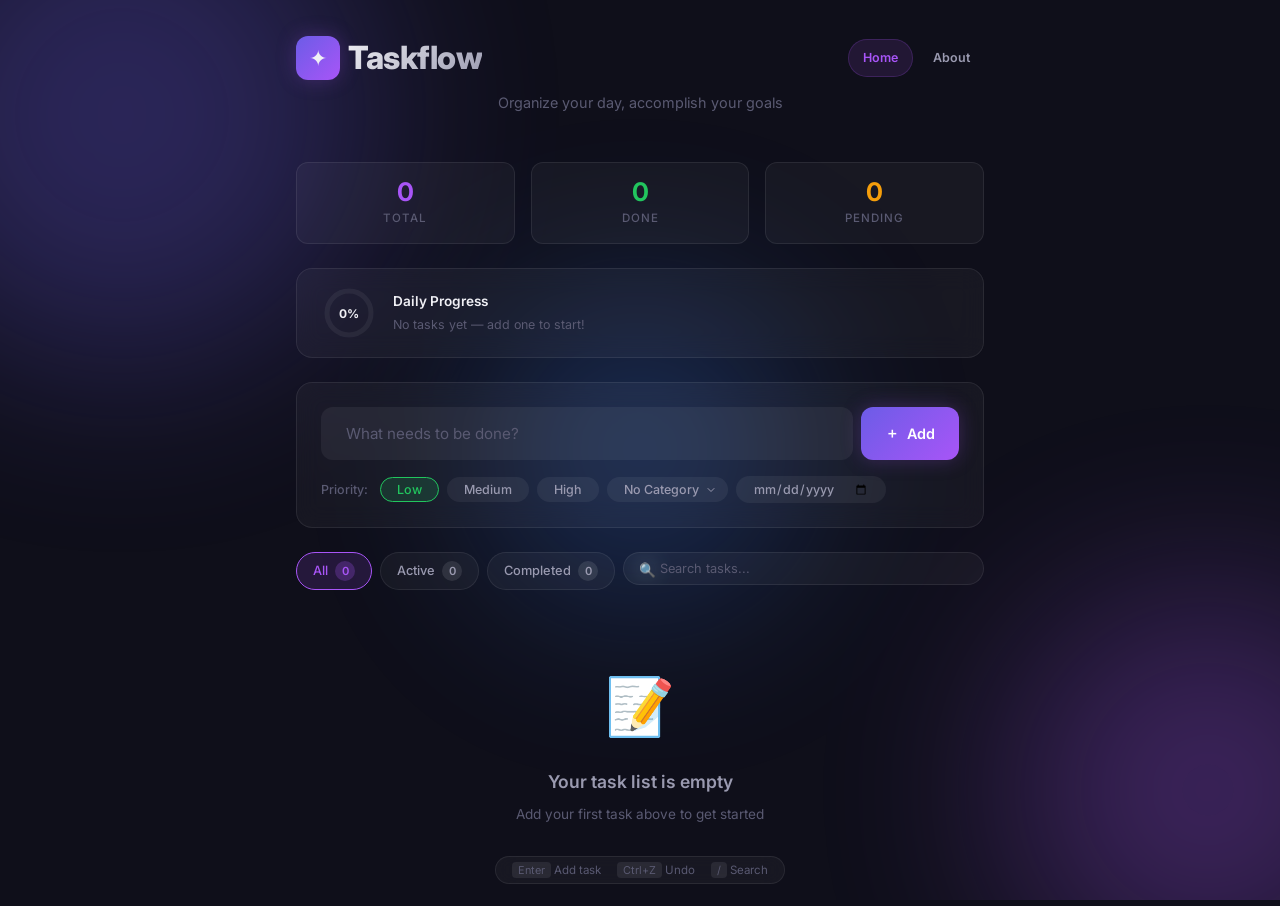
<file: index.html>
<!DOCTYPE html>
<html lang="en">

<head>

    <meta charset="UTF-8">

    <meta
        name="viewport"
        content="width=device-width, initial-scale=1.0"
    >

    <meta
        name="description"
        content="Taskflow is a beautiful premium to-do list app to organize your tasks with priorities, categories, and due dates."
    >

    <title>Taskflow — Premium To-Do List</title>

    <link rel="stylesheet" href="style.css">

    <link
        rel="icon"
        href="data:image/svg+xml,<svg xmlns='http://www.w3.org/2000/svg' viewBox='0 0 100 100'><text y='.9em' font-size='90'>✦</text></svg>"
    >

</head>


<body>

    <!-- =========================
         Animated Background
    ========================== -->

    <div class="bg-gradient" aria-hidden="true">

        <div class="orb"></div>

        <div class="orb"></div>

        <div class="orb"></div>

    </div>


    <!-- =========================
         App Container
    ========================== -->

    <div class="app-container">


        <!-- =========================
             Header
        ========================== -->

        <header class="app-header">

            <div class="header-top">

                <!-- Logo -->

                <a href="index.html" class="app-logo">

                    <div class="logo-icon">
                        ✦
                    </div>

                    <h1>
                        Taskflow
                    </h1>

                </a>


                <!-- Navigation -->

                <nav class="main-nav">

                    <a
                        href="index.html"
                        class="active"
                    >
                        Home
                    </a>

                    <a href="about.html">
                        About
                    </a>

                </nav>

            </div>


            <p class="subtitle">
                Organize your day, accomplish your goals
            </p>

        </header>


        <!-- =========================
             Stats Bar
        ========================== -->

        <div
            class="stats-bar"
            id="statsBar"
        >

            <div class="stat-card accent">

                <div
                    class="stat-value"
                    id="statTotal"
                >
                    0
                </div>

                <div class="stat-label">
                    Total
                </div>

            </div>


            <div class="stat-card success">

                <div
                    class="stat-value"
                    id="statCompleted"
                >
                    0
                </div>

                <div class="stat-label">
                    Done
                </div>

            </div>


            <div class="stat-card warning">

                <div
                    class="stat-value"
                    id="statPending"
                >
                    0
                </div>

                <div class="stat-label">
                    Pending
                </div>

            </div>

        </div>


        <!-- =========================
             Progress Ring
        ========================== -->

        <div class="progress-container">

            <div class="progress-ring-wrapper">

                <svg
                    class="progress-ring"
                    width="56"
                    height="56"
                    viewBox="0 0 56 56"
                >

                    <defs>

                        <linearGradient
                            id="progressGradient"
                            x1="0%"
                            y1="0%"
                            x2="100%"
                            y2="100%"
                        >

                            <stop
                                offset="0%"
                                stop-color="#6c5ce7"
                            />

                            <stop
                                offset="100%"
                                stop-color="#a855f7"
                            />

                        </linearGradient>

                    </defs>


                    <circle
                        class="progress-ring-bg"
                        cx="28"
                        cy="28"
                        r="22"
                        fill="none"
                        stroke-width="5"
                    />


                    <circle
                        class="progress-ring-fill"
                        id="progressRing"
                        cx="28"
                        cy="28"
                        r="22"
                        fill="none"
                        stroke-width="5"
                        stroke-dasharray="138.23"
                        stroke-dashoffset="138.23"
                    />

                </svg>


                <span
                    class="progress-percentage"
                    id="progressPercent"
                >
                    0%
                </span>

            </div>


            <div class="progress-info">

                <div class="progress-title">
                    Daily Progress
                </div>

                <div
                    class="progress-detail"
                    id="progressDetail"
                >
                    No tasks yet — add one to start!
                </div>

            </div>

        </div>


        <!-- =========================
             Input Area
        ========================== -->

        <div class="input-area">

            <div class="input-row">

                <input
                    type="text"
                    id="taskInput"
                    placeholder="What needs to be done?"
                    autocomplete="off"
                    aria-label="New task text"
                >


                <button
                    class="btn-add"
                    id="btnAdd"
                    aria-label="Add task"
                >

                    <span>
                        ＋
                    </span>

                    Add

                </button>

            </div>


            <div class="input-options">

                <label>
                    Priority:
                </label>


                <button
                    class="priority-btn active low"
                    data-priority="low"
                    id="prioLow"
                >
                    Low
                </button>


                <button
                    class="priority-btn"
                    data-priority="medium"
                    id="prioMedium"
                >
                    Medium
                </button>


                <button
                    class="priority-btn"
                    data-priority="high"
                    id="prioHigh"
                >
                    High
                </button>


                <select
                    class="category-select"
                    id="categorySelect"
                    aria-label="Category"
                >

                    <option value="">
                        No Category
                    </option>

                    <option value="work">
                        💼 Work
                    </option>

                    <option value="personal">
                        🏠 Personal
                    </option>

                    <option value="health">
                        💪 Health
                    </option>

                    <option value="study">
                        📚 Study
                    </option>

                    <option value="finance">
                        💰 Finance
                    </option>

                    <option value="social">
                        👥 Social
                    </option>

                </select>


                <input
                    type="date"
                    class="due-date-input"
                    id="dueDateInput"
                    aria-label="Due date"
                >

            </div>

        </div>


        <!-- =========================
             Filters Bar
        ========================== -->

        <div
            class="filters-bar"
            id="filtersBar"
        >

            <button
                class="filter-btn active"
                data-filter="all"
                id="filterAll"
            >

                All

                <span
                    class="count"
                    id="countAll"
                >
                    0
                </span>

            </button>


            <button
                class="filter-btn"
                data-filter="active"
                id="filterActive"
            >

                Active

                <span
                    class="count"
                    id="countActive"
                >
                    0
                </span>

            </button>


            <button
                class="filter-btn"
                data-filter="completed"
                id="filterCompleted"
            >

                Completed

                <span
                    class="count"
                    id="countCompleted"
                >
                    0
                </span>

            </button>


            <div class="search-input-wrapper">

                <span class="search-icon">
                    🔍
                </span>

                <input
                    type="text"
                    class="search-input"
                    id="searchInput"
                    placeholder="Search tasks..."
                    aria-label="Search tasks"
                >

            </div>

        </div>


        <!-- =========================
             Task List
        ========================== -->

        <div
            class="task-list"
            id="taskList"
        ></div>


    </div>


    <!-- =========================
         Toast Container
    ========================== -->

    <div
        class="toast-container"
        id="toastContainer"
        aria-live="polite"
    ></div>


    <!-- =========================
         Keyboard Hints
    ========================== -->

    <div
        class="kbd-hint"
        aria-hidden="true"
    >

        <span>
            <kbd>Enter</kbd>
            Add task
        </span>

        <span>
            <kbd>Ctrl+Z</kbd>
            Undo
        </span>

        <span>
            <kbd>/</kbd>
            Search
        </span>

    </div>


    <!-- JavaScript -->

    <script src="script.js"></script>

</body>

</html>
</file>
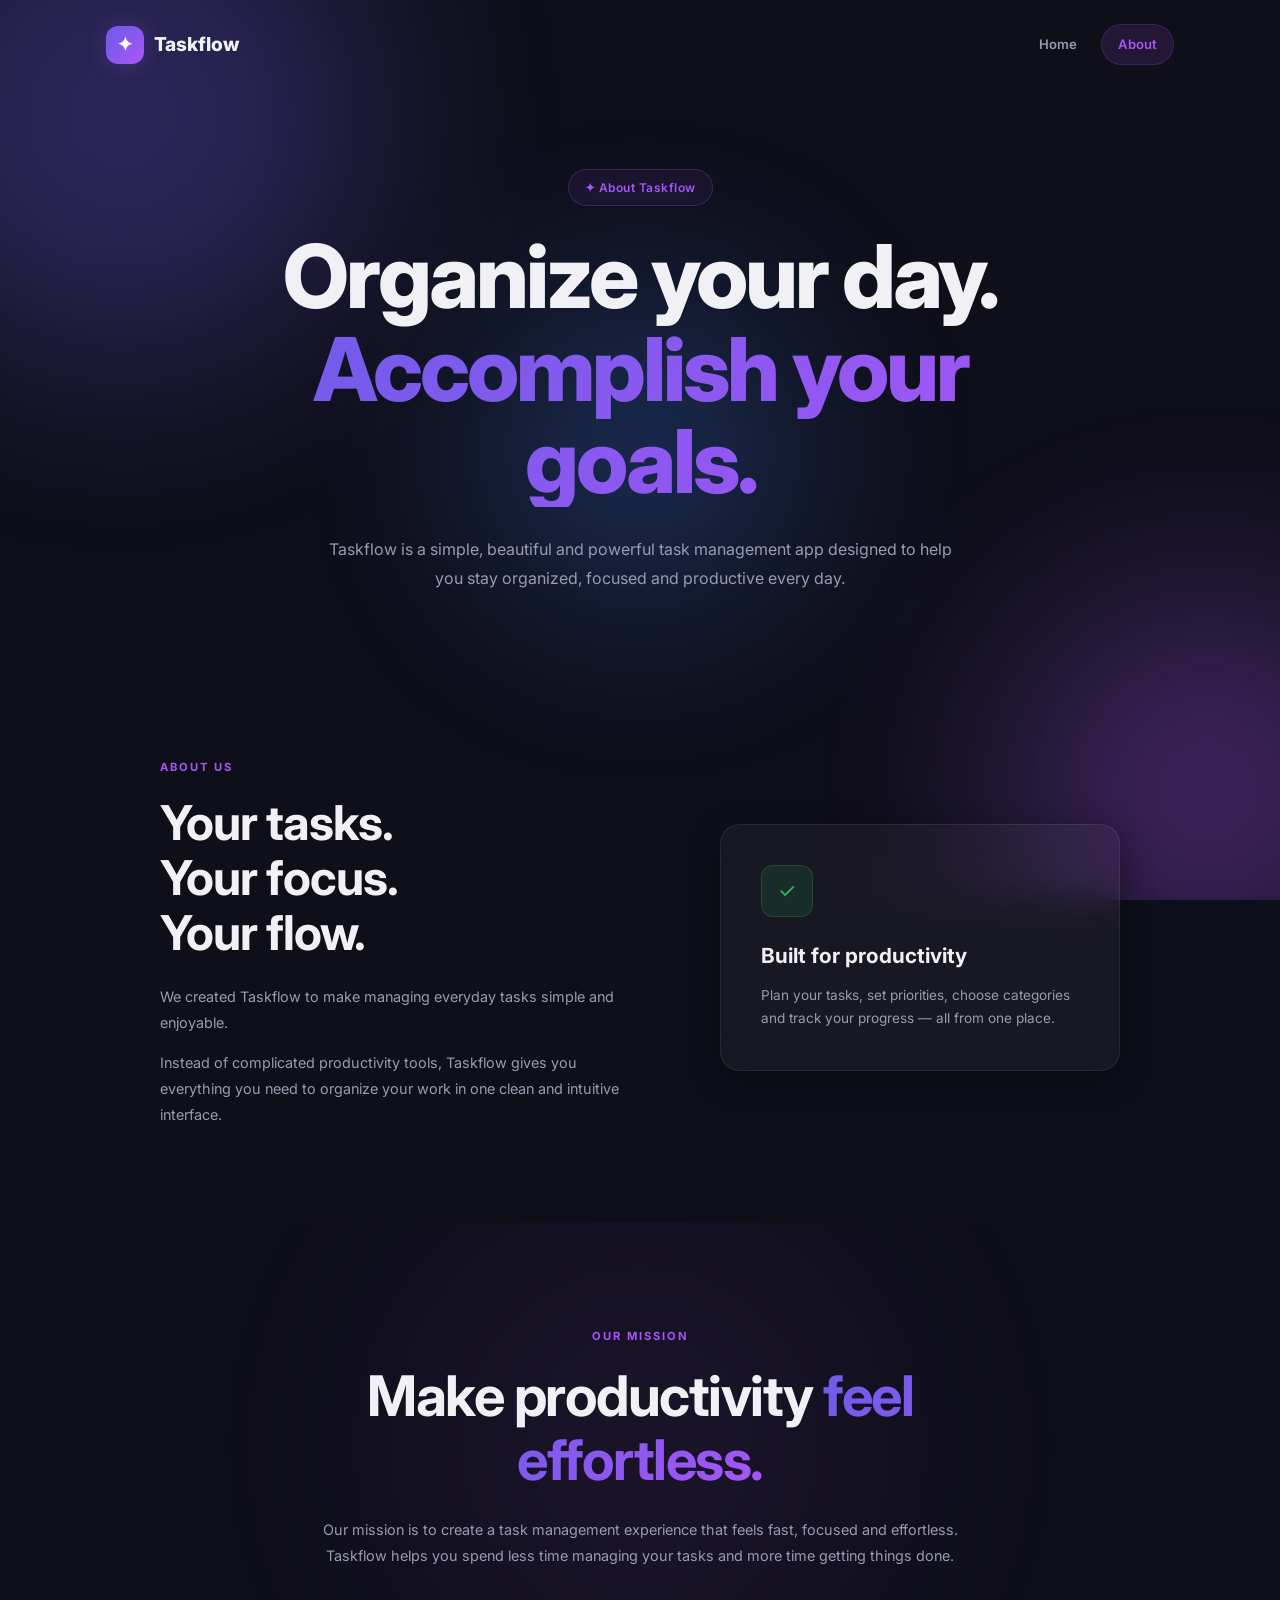
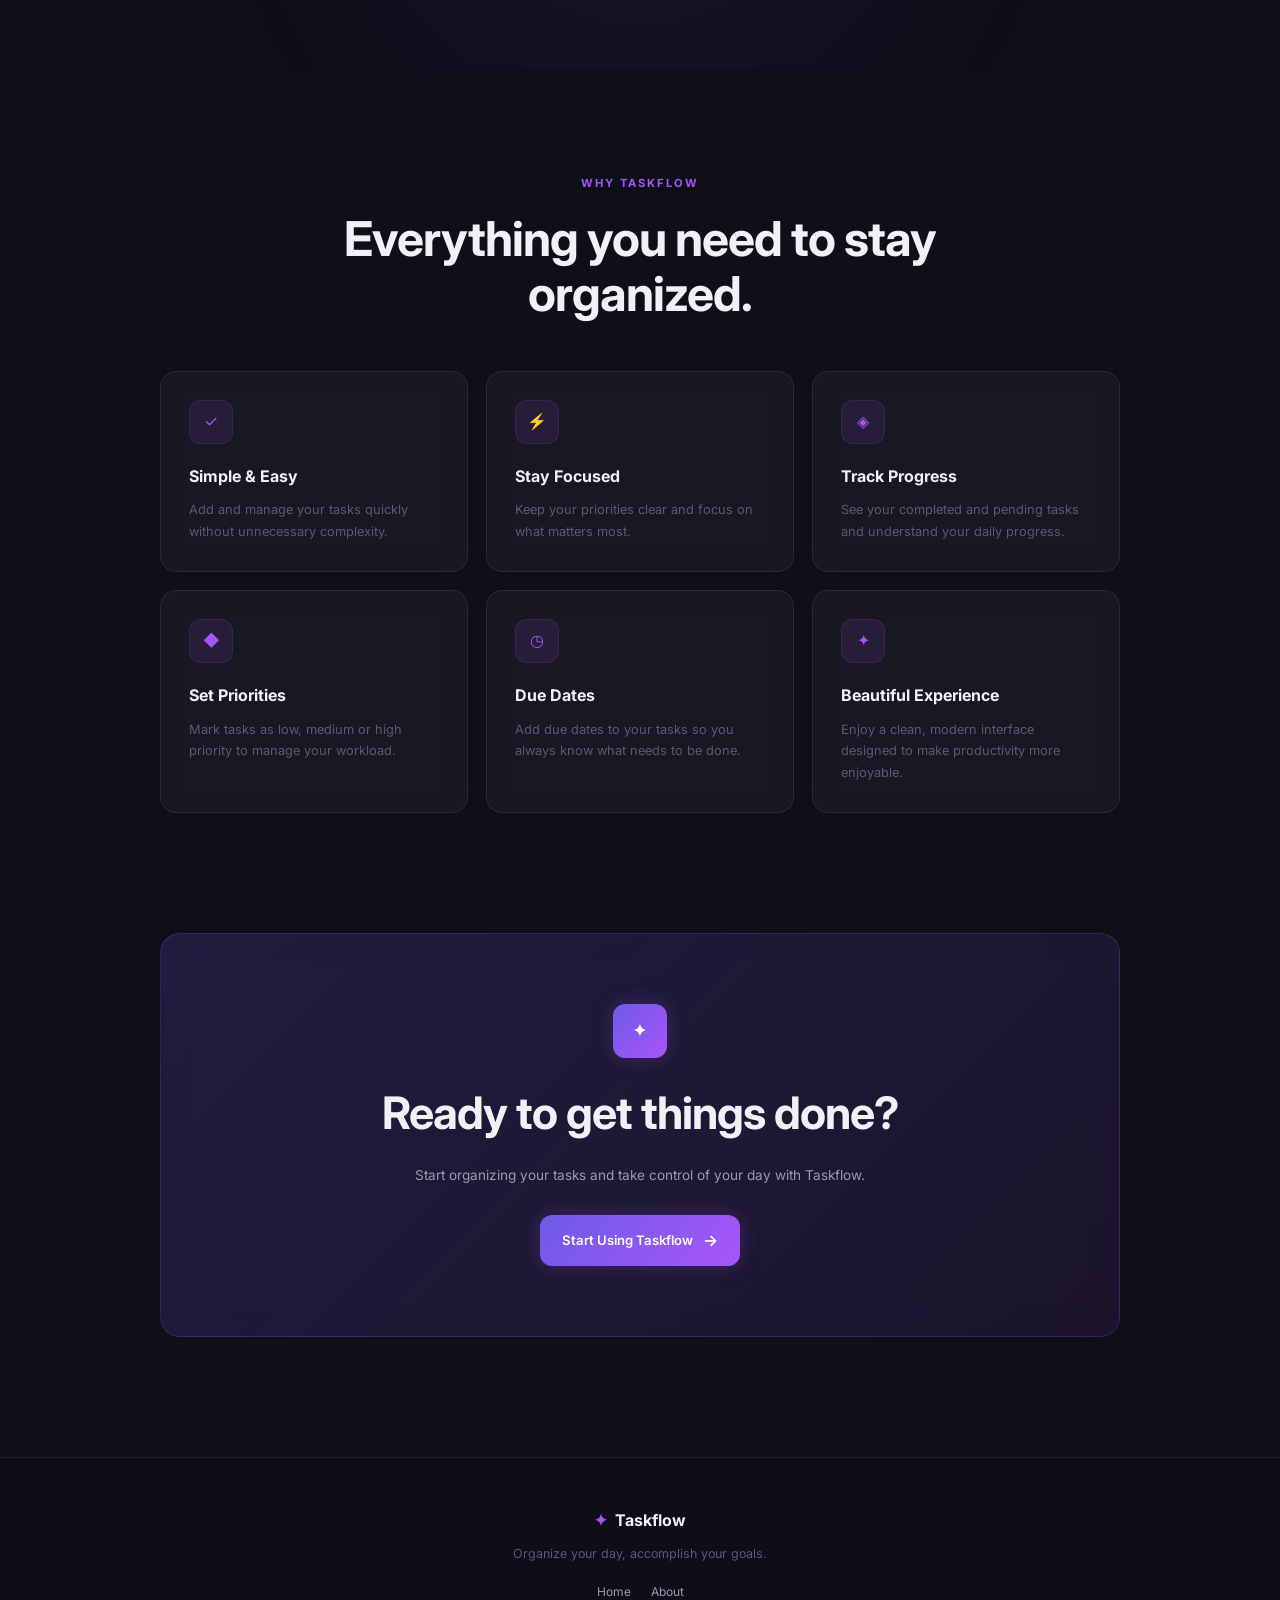
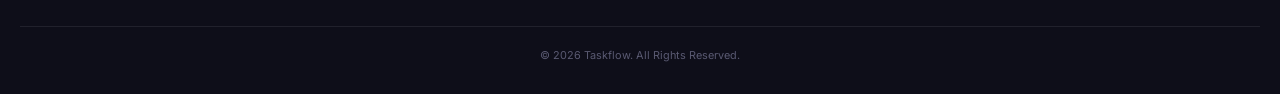
<file: about.html>
<!DOCTYPE html>
<html lang="en">

<head>

    <meta charset="UTF-8">

    <meta
        name="viewport"
        content="width=device-width, initial-scale=1.0"
    >

    <meta
        name="description"
        content="Learn more about Taskflow, a beautiful and simple productivity application."
    >

    <title>About — Taskflow</title>

    <link rel="stylesheet" href="style.css">

    <link
        rel="icon"
        href="data:image/svg+xml,<svg xmlns='http://www.w3.org/2000/svg' viewBox='0 0 100 100'><text y='.9em' font-size='90'>✦</text></svg>"
    >

</head>


<body>

    <!-- Animated Background -->

    <div
        class="bg-gradient"
        aria-hidden="true"
    >

        <div class="orb"></div>

        <div class="orb"></div>

        <div class="orb"></div>

    </div>


    <!-- =========================
         Navigation
    ========================== -->

    <nav class="about-navbar">

        <a
            href="index.html"
            class="about-logo"
        >

            <span class="about-logo-icon">
                ✦
            </span>

            <span>
                Taskflow
            </span>

        </a>


        <div class="about-nav-links">

            <a href="index.html">
                Home
            </a>

            <a
                href="about.html"
                class="active"
            >
                About
            </a>

        </div>

    </nav>


    <!-- =========================
         Main
    ========================== -->

    <main class="about-page">


        <!-- Hero -->

        <section class="about-hero">

            <div class="about-hero-content">

                <div class="about-badge">
                    ✦ About Taskflow
                </div>


                <h1>

                    Organize your day.

                    <span>
                        Accomplish your goals.
                    </span>

                </h1>


                <p>

                    Taskflow is a simple, beautiful and powerful
                    task management app designed to help you stay
                    organized, focused and productive every day.

                </p>

            </div>

        </section>


        <!-- =========================
             Introduction
        ========================== -->

        <section class="about-introduction">

            <div class="about-intro-text">

                <span class="section-label">
                    ABOUT US
                </span>


                <h2>

                    Your tasks.
                    <br>
                    Your focus.
                    <br>
                    Your flow.

                </h2>


                <p>

                    We created Taskflow to make managing everyday
                    tasks simple and enjoyable.

                </p>


                <p>

                    Instead of complicated productivity tools,
                    Taskflow gives you everything you need to
                    organize your work in one clean and intuitive
                    interface.

                </p>

            </div>


            <div class="about-intro-card">

                <div class="intro-card-icon">
                    ✓
                </div>


                <h3>
                    Built for productivity
                </h3>


                <p>

                    Plan your tasks, set priorities, choose
                    categories and track your progress — all
                    from one place.

                </p>

            </div>

        </section>


        <!-- =========================
             Mission
        ========================== -->

        <section class="mission-section">

            <div class="mission-content">

                <span class="section-label">
                    OUR MISSION
                </span>


                <h2>

                    Make productivity

                    <span>
                        feel effortless.
                    </span>

                </h2>


                <p>

                    Our mission is to create a task management
                    experience that feels fast, focused and
                    effortless. Taskflow helps you spend less
                    time managing your tasks and more time
                    getting things done.

                </p>

            </div>

        </section>


        <!-- =========================
             Features
        ========================== -->

        <section class="about-features">

            <div class="features-heading">

                <span class="section-label">
                    WHY TASKFLOW
                </span>


                <h2>

                    Everything you need
                    to stay organized.

                </h2>

            </div>


            <div class="about-feature-grid">


                <div class="about-feature-card">

                    <div class="feature-icon">
                        ✓
                    </div>

                    <h3>
                        Simple & Easy
                    </h3>

                    <p>

                        Add and manage your tasks quickly
                        without unnecessary complexity.

                    </p>

                </div>


                <div class="about-feature-card">

                    <div class="feature-icon">
                        ⚡
                    </div>

                    <h3>
                        Stay Focused
                    </h3>

                    <p>

                        Keep your priorities clear and focus
                        on what matters most.

                    </p>

                </div>


                <div class="about-feature-card">

                    <div class="feature-icon">
                        ◈
                    </div>

                    <h3>
                        Track Progress
                    </h3>

                    <p>

                        See your completed and pending tasks
                        and understand your daily progress.

                    </p>

                </div>


                <div class="about-feature-card">

                    <div class="feature-icon">
                        ◆
                    </div>

                    <h3>
                        Set Priorities
                    </h3>

                    <p>

                        Mark tasks as low, medium or high
                        priority to manage your workload.

                    </p>

                </div>


                <div class="about-feature-card">

                    <div class="feature-icon">
                        ◷
                    </div>

                    <h3>
                        Due Dates
                    </h3>

                    <p>

                        Add due dates to your tasks so you
                        always know what needs to be done.

                    </p>

                </div>


                <div class="about-feature-card">

                    <div class="feature-icon">
                        ✦
                    </div>

                    <h3>
                        Beautiful Experience
                    </h3>

                    <p>

                        Enjoy a clean, modern interface designed
                        to make productivity more enjoyable.

                    </p>

                </div>

            </div>

        </section>


        <!-- =========================
             CTA
        ========================== -->

        <section class="about-cta">

            <div class="cta-content">

                <div class="cta-icon">
                    ✦
                </div>


                <h2>
                    Ready to get things done?
                </h2>


                <p>

                    Start organizing your tasks and take control
                    of your day with Taskflow.

                </p>


                <a
                    href="index.html"
                    class="cta-button"
                >

                    Start Using Taskflow

                    <span>
                        →
                    </span>

                </a>

            </div>

        </section>


    </main>


    <!-- =========================
         Footer
    ========================== -->

    <footer class="about-footer">

        <div class="footer-logo">

            <span>
                ✦
            </span>

            Taskflow

        </div>


        <p>
            Organize your day, accomplish your goals.
        </p>


        <div class="footer-links">

            <a href="index.html">
                Home
            </a>

            <a href="about.html">
                About
            </a>

        </div>


        <div class="footer-bottom">

            © 2026 Taskflow. All Rights Reserved.

        </div>

    </footer>


</body>

</html>
</file>
<file: style.css>
/* =========================================================
   TASKFLOW — COMPLETE STYLESHEET
========================================================= */


/* =========================================================
   GOOGLE FONT
========================================================= */

@import url('https://fonts.googleapis.com/css2?family=Inter:wght@300;400;500;600;700;800&display=swap');


/* =========================================================
   CSS CUSTOM PROPERTIES
========================================================= */

:root {

    /* Colors */

    --bg-primary: #0f0f1a;
    --bg-secondary: #161625;

    --bg-card: rgba(255, 255, 255, 0.04);
    --bg-card-hover: rgba(255, 255, 255, 0.07);

    --bg-input: rgba(255, 255, 255, 0.06);
    --bg-input-focus: rgba(255, 255, 255, 0.1);

    --glass-border: rgba(255, 255, 255, 0.08);
    --glass-border-hover: rgba(255, 255, 255, 0.15);


    /* Text */

    --text-primary: #f0f0f5;
    --text-secondary: #9a9ab0;
    --text-muted: #5a5a72;
    --text-completed: #4a4a62;


    /* Accent */

    --accent-gradient:
        linear-gradient(135deg, #6c5ce7, #a855f7);

    --accent-primary: #a855f7;
    --accent-secondary: #6c5ce7;

    --accent-glow:
        rgba(168, 85, 247, 0.25);

    --accent-glow-strong:
        rgba(168, 85, 247, 0.5);


    /* Status */

    --danger: #ef4444;
    --danger-glow: rgba(239, 68, 68, 0.2);

    --success: #22c55e;
    --success-glow: rgba(34, 197, 94, 0.15);

    --warning: #f59e0b;
    --warning-glow: rgba(245, 158, 11, 0.15);


    /* Priority */

    --priority-high: #ef4444;
    --priority-medium: #f59e0b;
    --priority-low: #22c55e;


    /* Spacing */

    --space-xs: 4px;
    --space-sm: 8px;
    --space-md: 16px;
    --space-lg: 24px;
    --space-xl: 32px;
    --space-2xl: 48px;


    /* Radius */

    --radius-sm: 8px;
    --radius-md: 12px;
    --radius-lg: 16px;
    --radius-xl: 20px;
    --radius-full: 9999px;


    /* Shadows */

    --shadow-sm:
        0 2px 8px rgba(0, 0, 0, 0.2);

    --shadow-md:
        0 4px 16px rgba(0, 0, 0, 0.3);

    --shadow-lg:
        0 8px 32px rgba(0, 0, 0, 0.4);

    --shadow-glow:
        0 0 20px var(--accent-glow);


    /* Transitions */

    --transition-fast:
        150ms cubic-bezier(0.4, 0, 0.2, 1);

    --transition-base:
        250ms cubic-bezier(0.4, 0, 0.2, 1);

    --transition-slow:
        400ms cubic-bezier(0.4, 0, 0.2, 1);

    --transition-spring:
        500ms cubic-bezier(0.34, 1.56, 0.64, 1);
}


/* =========================================================
   RESET
========================================================= */

*,
*::before,
*::after {
    margin: 0;
    padding: 0;
    box-sizing: border-box;
}


html {
    font-size: 16px;
    scroll-behavior: smooth;
}


body {
    font-family:
        'Inter',
        -apple-system,
        BlinkMacSystemFont,
        sans-serif;

    background: var(--bg-primary);

    color: var(--text-primary);

    min-height: 100vh;

    overflow-x: hidden;

    line-height: 1.6;

    -webkit-font-smoothing: antialiased;
}


/* =========================================================
   ANIMATED BACKGROUND
========================================================= */

.bg-gradient {
    position: fixed;

    inset: 0;

    z-index: 0;

    overflow: hidden;

    pointer-events: none;
}


.bg-gradient .orb {
    position: absolute;

    border-radius: 50%;

    filter: blur(100px);

    opacity: 0.3;

    animation:
        float 20s ease-in-out infinite;
}


.bg-gradient .orb:nth-child(1) {
    width: 500px;
    height: 500px;

    background: var(--accent-secondary);

    top: -15%;
    left: -10%;

    animation-delay: 0s;
}


.bg-gradient .orb:nth-child(2) {
    width: 400px;
    height: 400px;

    background: var(--accent-primary);

    bottom: -10%;
    right: -10%;

    animation-delay: -7s;
}


.bg-gradient .orb:nth-child(3) {
    width: 300px;
    height: 300px;

    background: #3b82f6;

    top: 50%;
    left: 50%;

    transform:
        translate(-50%, -50%);

    animation-delay: -14s;
}


/* =========================================================
   FLOAT ANIMATION
========================================================= */

@keyframes float {

    0%,
    100% {
        transform:
            translate(0, 0)
            scale(1);
    }

    25% {
        transform:
            translate(30px, -40px)
            scale(1.05);
    }

    50% {
        transform:
            translate(-20px, 20px)
            scale(0.95);
    }

    75% {
        transform:
            translate(40px, 30px)
            scale(1.03);
    }
}


/* =========================================================
   HOME PAGE — APP CONTAINER
========================================================= */

.app-container {
    position: relative;

    z-index: 1;

    max-width: 720px;

    margin: 0 auto;

    padding:
        var(--space-xl)
        var(--space-md);

    min-height: 100vh;
}


/* =========================================================
   HOME PAGE — HEADER
========================================================= */

.app-header {
    text-align: center;

    margin-bottom: var(--space-2xl);

    animation:
        fadeInDown
        0.6s
        var(--transition-base);
}


/* Header top */

.header-top {
    display: flex;

    align-items: center;

    justify-content: space-between;

    gap: 20px;

    margin-bottom: var(--space-sm);
}


/* Logo */

.app-logo {
    display: inline-flex;

    align-items: center;

    gap: var(--space-sm);

    text-decoration: none;

    color: inherit;
}


.app-header .logo-icon,
.app-logo .logo-icon {
    width: 44px;
    height: 44px;

    background: var(--accent-gradient);

    border-radius: var(--radius-md);

    display: flex;

    align-items: center;

    justify-content: center;

    font-size: 1.4rem;

    box-shadow: var(--shadow-glow);

    flex-shrink: 0;
}


.app-header h1 {
    font-size: 2rem;

    font-weight: 800;

    background:
        linear-gradient(
            135deg,
            var(--text-primary) 0%,
            var(--text-secondary) 100%
        );

    -webkit-background-clip: text;

    -webkit-text-fill-color: transparent;

    background-clip: text;

    letter-spacing: -0.5px;
}


.app-header .subtitle {
    color: var(--text-muted);

    font-size: 0.9rem;

    font-weight: 400;

    margin-top: var(--space-xs);
}


/* =========================================================
   HOME NAVIGATION
========================================================= */

.main-nav {
    display: flex;

    align-items: center;

    gap: 6px;
}


.main-nav a {
    padding: 8px 14px;

    color: var(--text-secondary);

    text-decoration: none;

    border-radius: var(--radius-full);

    font-size: 0.78rem;

    font-weight: 600;

    transition:
        all var(--transition-base);
}


.main-nav a:hover {
    color: var(--text-primary);

    background:
        var(--bg-card-hover);
}


.main-nav a.active {
    color: var(--accent-primary);

    background:
        rgba(168, 85, 247, 0.12);

    border:
        1px solid rgba(168, 85, 247, 0.2);
}


/* =========================================================
   STATS BAR
========================================================= */

.stats-bar {
    display: flex;

    gap: var(--space-md);

    margin-bottom: var(--space-lg);

    animation:
        fadeInUp
        0.6s
        var(--transition-base);

    animation-delay: 0.1s;

    animation-fill-mode: both;
}


.stat-card {
    flex: 1;

    background: var(--bg-card);

    border:
        1px solid var(--glass-border);

    border-radius: var(--radius-md);

    padding: var(--space-md);

    text-align: center;

    backdrop-filter: blur(12px);

    transition:
        all var(--transition-base);
}


.stat-card:hover {
    background: var(--bg-card-hover);

    border-color:
        var(--glass-border-hover);

    transform:
        translateY(-2px);
}


.stat-card .stat-value {
    font-size: 1.6rem;

    font-weight: 700;

    color: var(--text-primary);

    line-height: 1;
}


.stat-card .stat-label {
    font-size: 0.72rem;

    color: var(--text-muted);

    text-transform: uppercase;

    letter-spacing: 1px;

    margin-top: var(--space-xs);

    font-weight: 500;
}


.stat-card.accent .stat-value {
    color: var(--accent-primary);
}


.stat-card.success .stat-value {
    color: var(--success);
}


.stat-card.warning .stat-value {
    color: var(--warning);
}


/* =========================================================
   PROGRESS RING
========================================================= */

.progress-container {
    display: flex;

    align-items: center;

    gap: var(--space-md);

    background: var(--bg-card);

    border:
        1px solid var(--glass-border);

    border-radius: var(--radius-lg);

    padding:
        var(--space-md)
        var(--space-lg);

    margin-bottom: var(--space-lg);

    backdrop-filter: blur(12px);

    animation:
        fadeInUp
        0.6s
        var(--transition-base);

    animation-delay: 0.15s;

    animation-fill-mode: both;
}


.progress-ring-wrapper {
    position: relative;

    width: 56px;
    height: 56px;

    flex-shrink: 0;
}


.progress-ring {
    transform: rotate(-90deg);
}


.progress-ring-bg {
    stroke:
        rgba(255, 255, 255, 0.06);
}


.progress-ring-fill {
    stroke: url(#progressGradient);

    stroke-linecap: round;

    transition:
        stroke-dashoffset
        0.8s
        cubic-bezier(
            0.4,
            0,
            0.2,
            1
        );
}


.progress-percentage {
    position: absolute;

    inset: 0;

    display: flex;

    align-items: center;

    justify-content: center;

    font-size: 0.75rem;

    font-weight: 700;

    color: var(--text-primary);
}


.progress-info {
    flex: 1;
}


.progress-info .progress-title {
    font-size: 0.85rem;

    font-weight: 600;

    color: var(--text-primary);

    margin-bottom: 2px;
}


.progress-info .progress-detail {
    font-size: 0.78rem;

    color: var(--text-muted);
}


/* =========================================================
   INPUT AREA
========================================================= */

.input-area {
    background: var(--bg-card);

    border:
        1px solid var(--glass-border);

    border-radius: var(--radius-lg);

    padding: var(--space-lg);

    margin-bottom: var(--space-lg);

    backdrop-filter: blur(12px);

    transition:
        all var(--transition-base);

    animation:
        fadeInUp
        0.6s
        var(--transition-base);

    animation-delay: 0.2s;

    animation-fill-mode: both;
}


.input-area:focus-within {
    border-color:
        var(--accent-primary);

    box-shadow:
        var(--shadow-glow);
}


/* Input row */

.input-row {
    display: flex;

    gap: var(--space-sm);
}


.input-row input[type="text"] {
    flex: 1;

    background: var(--bg-input);

    border:
        1px solid transparent;

    border-radius: var(--radius-md);

    padding:
        var(--space-md)
        var(--space-lg);

    color: var(--text-primary);

    font-family: inherit;

    font-size: 0.95rem;

    outline: none;

    transition:
        all var(--transition-base);
}


.input-row input[type="text"]::placeholder {
    color: var(--text-muted);
}


.input-row input[type="text"]:focus {
    background:
        var(--bg-input-focus);

    border-color:
        rgba(168, 85, 247, 0.3);
}


/* Add button */

.btn-add {
    background: var(--accent-gradient);

    border: none;

    border-radius: var(--radius-md);

    padding:
        var(--space-md)
        var(--space-lg);

    color: white;

    font-family: inherit;

    font-size: 0.9rem;

    font-weight: 600;

    cursor: pointer;

    display: flex;

    align-items: center;

    gap: var(--space-sm);

    white-space: nowrap;

    transition:
        all var(--transition-base);

    box-shadow:
        var(--shadow-glow);
}


.btn-add:hover {
    transform:
        translateY(-2px);

    box-shadow:
        0 0 30px
        var(--accent-glow-strong);
}


.btn-add:active {
    transform:
        translateY(0)
        scale(0.97);
}


/* Input options */

.input-options {
    display: flex;

    gap: var(--space-sm);

    margin-top: var(--space-md);

    flex-wrap: wrap;

    align-items: center;
}


.input-options label {
    font-size: 0.78rem;

    color: var(--text-muted);

    font-weight: 500;

    margin-right: var(--space-xs);
}


/* =========================================================
   PRIORITY BUTTONS
========================================================= */

.priority-btn {
    background: var(--bg-input);

    border:
        1px solid transparent;

    border-radius:
        var(--radius-full);

    padding:
        var(--space-xs)
        var(--space-md);

    color: var(--text-secondary);

    font-family: inherit;

    font-size: 0.78rem;

    font-weight: 500;

    cursor: pointer;

    transition:
        all var(--transition-fast);
}


.priority-btn:hover {
    background:
        var(--bg-input-focus);
}


.priority-btn.active.high {
    background:
        rgba(239, 68, 68, 0.15);

    border-color:
        var(--priority-high);

    color:
        var(--priority-high);
}


.priority-btn.active.medium {
    background:
        rgba(245, 158, 11, 0.15);

    border-color:
        var(--priority-medium);

    color:
        var(--priority-medium);
}


.priority-btn.active.low {
    background:
        rgba(34, 197, 94, 0.15);

    border-color:
        var(--priority-low);

    color:
        var(--priority-low);
}


/* =========================================================
   CATEGORY SELECT
========================================================= */

.category-select {
    background: var(--bg-input);

    border:
        1px solid transparent;

    border-radius:
        var(--radius-full);

    padding:
        var(--space-xs)
        var(--space-md);

    color: var(--text-secondary);

    font-family: inherit;

    font-size: 0.78rem;

    font-weight: 500;

    cursor: pointer;

    outline: none;

    transition:
        all var(--transition-fast);

    appearance: none;

    -webkit-appearance: none;

    background-image:
        url("data:image/svg+xml,%3Csvg xmlns='http://www.w3.org/2000/svg' width='12' height='12' viewBox='0 0 24 24' fill='none' stroke='%239a9ab0' stroke-width='2' stroke-linecap='round' stroke-linejoin='round'%3E%3Cpath d='M6 9l6 6 6-6'/%3E%3C/svg%3E");

    background-repeat: no-repeat;

    background-position:
        right 10px center;

    padding-right: 28px;
}


.category-select:focus {
    border-color:
        rgba(168, 85, 247, 0.3);

    background-color:
        var(--bg-input-focus);
}


/* =========================================================
   DUE DATE
========================================================= */

.due-date-input {
    background: var(--bg-input);

    border:
        1px solid transparent;

    border-radius:
        var(--radius-full);

    padding:
        var(--space-xs)
        var(--space-md);

    color: var(--text-secondary);

    font-family: inherit;

    font-size: 0.78rem;

    font-weight: 500;

    cursor: pointer;

    outline: none;

    transition:
        all var(--transition-fast);
}


.due-date-input:focus {
    border-color:
        rgba(168, 85, 247, 0.3);

    background-color:
        var(--bg-input-focus);
}


/* =========================================================
   FILTERS
========================================================= */

.filters-bar {
    display: flex;

    gap: var(--space-sm);

    margin-bottom: var(--space-lg);

    flex-wrap: wrap;

    animation:
        fadeInUp
        0.6s
        var(--transition-base);

    animation-delay: 0.25s;

    animation-fill-mode: both;
}


.filter-btn {
    background: var(--bg-card);

    border:
        1px solid var(--glass-border);

    border-radius:
        var(--radius-full);

    padding:
        var(--space-sm)
        var(--space-md);

    color: var(--text-secondary);

    font-family: inherit;

    font-size: 0.8rem;

    font-weight: 500;

    cursor: pointer;

    transition:
        all var(--transition-fast);

    backdrop-filter: blur(12px);
}


.filter-btn:hover {
    background:
        var(--bg-card-hover);

    border-color:
        var(--glass-border-hover);

    color:
        var(--text-primary);
}


.filter-btn.active {
    background:
        rgba(168, 85, 247, 0.15);

    border-color:
        var(--accent-primary);

    color:
        var(--accent-primary);
}


.filter-btn .count {
    display: inline-flex;

    align-items: center;

    justify-content: center;

    background:
        rgba(255, 255, 255, 0.1);

    border-radius:
        var(--radius-full);

    min-width: 20px;

    height: 20px;

    font-size: 0.7rem;

    font-weight: 600;

    margin-left:
        var(--space-xs);

    padding:
        0 5px;
}


.filter-btn.active .count {
    background:
        rgba(168, 85, 247, 0.25);
}


/* Search */

.search-input-wrapper {
    position: relative;

    flex: 1;

    min-width: 180px;
}


.search-input-wrapper .search-icon {
    position: absolute;

    left: var(--space-md);

    top: 50%;

    transform:
        translateY(-50%);

    color: var(--text-muted);

    font-size: 0.85rem;

    pointer-events: none;
}


.search-input {
    width: 100%;

    background: var(--bg-card);

    border:
        1px solid var(--glass-border);

    border-radius:
        var(--radius-full);

    padding:
        var(--space-sm)
        var(--space-md)
        var(--space-sm)
        36px;

    color: var(--text-primary);

    font-family: inherit;

    font-size: 0.8rem;

    outline: none;

    transition:
        all var(--transition-fast);

    backdrop-filter: blur(12px);
}


.search-input:focus {
    border-color:
        var(--accent-primary);

    box-shadow:
        0 0 12px
        var(--accent-glow);
}


.search-input::placeholder {
    color: var(--text-muted);
}


/* =========================================================
   TASK LIST
========================================================= */

.task-list {
    display: flex;

    flex-direction: column;

    gap: var(--space-sm);

    animation:
        fadeInUp
        0.6s
        var(--transition-base);

    animation-delay: 0.3s;

    animation-fill-mode: both;
}


/* =========================================================
   TASK ITEM
========================================================= */

.task-item {
    display: flex;

    align-items: center;

    gap: var(--space-md);

    background: var(--bg-card);

    border:
        1px solid var(--glass-border);

    border-radius:
        var(--radius-lg);

    padding:
        var(--space-md)
        var(--space-lg);

    backdrop-filter: blur(12px);

    transition:
        all var(--transition-base);

    animation:
        slideIn
        0.4s
        var(--transition-spring);

    animation-fill-mode: both;

    position: relative;

    overflow: hidden;
}


.task-item::before {
    content: '';

    position: absolute;

    left: 0;

    top: 0;

    bottom: 0;

    width: 3px;

    border-radius:
        0 3px 3px 0;

    transition:
        background var(--transition-base);
}


.task-item.priority-high::before {
    background:
        var(--priority-high);
}


.task-item.priority-medium::before {
    background:
        var(--priority-medium);
}


.task-item.priority-low::before {
    background:
        var(--priority-low);
}


.task-item:hover {
    background:
        var(--bg-card-hover);

    border-color:
        var(--glass-border-hover);

    transform:
        translateX(4px);
}


.task-item.completed {
    opacity: 0.5;
}


.task-item.completed .task-text {
    text-decoration: line-through;

    color:
        var(--text-completed);
}


.task-item.removing {
    animation:
        slideOut
        0.3s
        ease
        forwards;
}


/* =========================================================
   TASK CHECKBOX
========================================================= */

.task-checkbox {
    position: relative;

    width: 22px;

    height: 22px;

    flex-shrink: 0;
}


.task-checkbox input {
    opacity: 0;

    width: 0;

    height: 0;

    position: absolute;
}


.checkmark {
    position: absolute;

    inset: 0;

    border:
        2px solid var(--text-muted);

    border-radius: 6px;

    cursor: pointer;

    transition:
        all var(--transition-fast);

    display: flex;

    align-items: center;

    justify-content: center;
}


.checkmark::after {
    content: '✓';

    font-size: 0.75rem;

    color: white;

    opacity: 0;

    transform:
        scale(0);

    transition:
        all var(--transition-spring);
}


.task-checkbox input:checked + .checkmark {
    background:
        var(--accent-gradient);

    border-color:
        transparent;

    box-shadow:
        0 0 10px
        var(--accent-glow);
}


.task-checkbox input:checked + .checkmark::after {
    opacity: 1;

    transform:
        scale(1);
}


.checkmark:hover {
    border-color:
        var(--accent-primary);
}


/* =========================================================
   TASK CONTENT
========================================================= */

.task-content {
    flex: 1;

    min-width: 0;
}


.task-text {
    font-size: 0.92rem;

    font-weight: 500;

    color:
        var(--text-primary);

    transition:
        all var(--transition-base);

    word-break: break-word;
}


.task-meta {
    display: flex;

    gap: var(--space-sm);

    margin-top:
        var(--space-xs);

    flex-wrap: wrap;

    align-items: center;
}


/* =========================================================
   TASK BADGES
========================================================= */

.task-badge {
    font-size: 0.68rem;

    font-weight: 600;

    padding:
        2px 8px;

    border-radius:
        var(--radius-full);

    text-transform: uppercase;

    letter-spacing: 0.5px;
}


.task-badge.category {
    background:
        rgba(168, 85, 247, 0.12);

    color:
        var(--accent-primary);
}


.task-badge.due-date {
    background:
        rgba(59, 130, 246, 0.12);

    color:
        #60a5fa;
}


.task-badge.due-date.overdue {
    background:
        rgba(239, 68, 68, 0.12);

    color:
        var(--danger);
}


.task-badge.due-date.today {
    background:
        rgba(245, 158, 11, 0.12);

    color:
        var(--warning);
}


/* =========================================================
   TASK ACTIONS
========================================================= */

.task-actions {
    display: flex;

    gap: var(--space-xs);

    opacity: 0;

    transition:
        opacity var(--transition-fast);
}


.task-item:hover .task-actions {
    opacity: 1;
}


.action-btn {
    width: 32px;

    height: 32px;

    border: none;

    border-radius:
        var(--radius-sm);

    background: transparent;

    color:
        var(--text-muted);

    cursor: pointer;

    display: flex;

    align-items: center;

    justify-content: center;

    font-size: 0.85rem;

    transition:
        all var(--transition-fast);
}


.action-btn:hover {
    background:
        var(--bg-input);

    color:
        var(--text-primary);
}


.action-btn.delete:hover {
    background:
        var(--danger-glow);

    color:
        var(--danger);
}


/* =========================================================
   EMPTY STATE
========================================================= */

.empty-state {
    text-align: center;

    padding:
        var(--space-2xl)
        var(--space-lg);

    animation:
        fadeInUp
        0.6s
        var(--transition-base);
}


.empty-state .empty-icon {
    font-size: 3.5rem;

    margin-bottom:
        var(--space-md);

    display: block;

    animation:
        bounce
        2s
        ease-in-out
        infinite;
}


.empty-state h3 {
    font-size: 1.1rem;

    font-weight: 600;

    color:
        var(--text-secondary);

    margin-bottom:
        var(--space-sm);
}


.empty-state p {
    color:
        var(--text-muted);

    font-size: 0.85rem;
}


/* =========================================================
   EDITING MODE
========================================================= */

.task-item.editing .task-text {
    display: none;
}


.edit-input {
    flex: 1;

    background:
        var(--bg-input);

    border:
        1px solid var(--accent-primary);

    border-radius:
        var(--radius-sm);

    padding:
        var(--space-sm)
        var(--space-md);

    color:
        var(--text-primary);

    font-family: inherit;

    font-size: 0.92rem;

    outline: none;

    display: none;
}


.task-item.editing .edit-input {
    display: block;
}


/* =========================================================
   TOAST / NOTIFICATION
========================================================= */

.toast-container {
    position: fixed;

    bottom: var(--space-xl);

    right: var(--space-xl);

    z-index: 1000;

    display: flex;

    flex-direction: column;

    gap: var(--space-sm);
}


.toast {
    background:
        var(--bg-secondary);

    border:
        1px solid var(--glass-border);

    border-radius:
        var(--radius-md);

    padding:
        var(--space-md)
        var(--space-lg);

    color:
        var(--text-primary);

    font-size: 0.85rem;

    font-weight: 500;

    backdrop-filter: blur(20px);

    box-shadow:
        var(--shadow-lg);

    display: flex;

    align-items: center;

    gap: var(--space-sm);

    animation:
        toastIn
        0.4s
        var(--transition-spring);

    min-width: 280px;
}


.toast.removing {
    animation:
        toastOut
        0.3s
        ease
        forwards;
}


.toast .toast-icon {
    font-size: 1rem;
}


.toast.success {
    border-left:
        3px solid var(--success);
}


.toast.error {
    border-left:
        3px solid var(--danger);
}


.toast.info {
    border-left:
        3px solid #3b82f6;
}


/* Undo */

.toast .undo-btn {
    margin-left: auto;

    background:
        rgba(168, 85, 247, 0.2);

    border:
        1px solid rgba(168, 85, 247, 0.3);

    border-radius:
        var(--radius-sm);

    padding:
        2px 10px;

    color:
        var(--accent-primary);

    font-family: inherit;

    font-size: 0.75rem;

    font-weight: 600;

    cursor: pointer;

    transition:
        all var(--transition-fast);
}


.toast .undo-btn:hover {
    background:
        rgba(168, 85, 247, 0.35);
}


/* =========================================================
   KEYBOARD HINT
========================================================= */

.kbd-hint {
    position: fixed;

    bottom: var(--space-md);

    left: 50%;

    transform:
        translateX(-50%);

    background:
        var(--bg-card);

    border:
        1px solid var(--glass-border);

    border-radius:
        var(--radius-full);

    padding:
        var(--space-xs)
        var(--space-md);

    color:
        var(--text-muted);

    font-size: 0.72rem;

    backdrop-filter: blur(12px);

    display: flex;

    gap: var(--space-md);

    align-items: center;
}


.kbd-hint kbd {
    background:
        rgba(255, 255, 255, 0.08);

    border-radius: 4px;

    padding:
        1px 6px;

    font-family: inherit;

    font-size: 0.68rem;
}


/* =========================================================
   ANIMATIONS
========================================================= */

@keyframes fadeInDown {

    from {
        opacity: 0;

        transform:
            translateY(-20px);
    }

    to {
        opacity: 1;

        transform:
            translateY(0);
    }
}


@keyframes fadeInUp {

    from {
        opacity: 0;

        transform:
            translateY(20px);
    }

    to {
        opacity: 1;

        transform:
            translateY(0);
    }
}


@keyframes slideIn {

    from {
        opacity: 0;

        transform:
            translateX(-20px);
    }

    to {
        opacity: 1;

        transform:
            translateX(0);
    }
}


@keyframes slideOut {

    to {
        opacity: 0;

        transform:
            translateX(40px)
            scale(0.95);

        max-height: 0;

        padding-top: 0;

        padding-bottom: 0;

        margin-bottom: 0;

        overflow: hidden;
    }
}


@keyframes bounce {

    0%,
    100% {
        transform:
            translateY(0);
    }

    50% {
        transform:
            translateY(-10px);
    }
}


@keyframes toastIn {

    from {
        opacity: 0;

        transform:
            translateX(40px)
            scale(0.9);
    }

    to {
        opacity: 1;

        transform:
            translateX(0)
            scale(1);
    }
}


@keyframes toastOut {

    to {
        opacity: 0;

        transform:
            translateX(40px)
            scale(0.9);
    }
}


@keyframes confetti {

    0% {
        transform:
            translateY(0)
            rotate(0deg);

        opacity: 1;
    }

    100% {
        transform:
            translateY(-60px)
            rotate(360deg);

        opacity: 0;
    }
}


/* =========================================================
   SCROLLBAR
========================================================= */

::-webkit-scrollbar {
    width: 6px;
}


::-webkit-scrollbar-track {
    background: transparent;
}


::-webkit-scrollbar-thumb {
    background:
        rgba(255, 255, 255, 0.1);

    border-radius:
        var(--radius-full);
}


::-webkit-scrollbar-thumb:hover {
    background:
        rgba(255, 255, 255, 0.2);
}


/* =========================================================
   ABOUT PAGE
========================================================= */


/* =========================================================
   ABOUT NAVIGATION
========================================================= */

.about-navbar {
    position: relative;

    z-index: 10;

    max-width: 1100px;

    margin: 0 auto;

    padding:
        24px
        var(--space-md);

    display: flex;

    align-items: center;

    justify-content: space-between;
}


.about-logo {
    display: flex;

    align-items: center;

    gap: 10px;

    color:
        var(--text-primary);

    text-decoration: none;

    font-size: 1.2rem;

    font-weight: 800;
}


.about-logo-icon {
    width: 38px;

    height: 38px;

    display: flex;

    align-items: center;

    justify-content: center;

    background:
        var(--accent-gradient);

    border-radius:
        var(--radius-md);

    color: white;

    box-shadow:
        var(--shadow-glow);
}


.about-nav-links {
    display: flex;

    align-items: center;

    gap: 8px;
}


.about-nav-links a {
    padding:
        9px 16px;

    color:
        var(--text-secondary);

    text-decoration: none;

    font-size: 0.82rem;

    font-weight: 600;

    border-radius:
        var(--radius-full);

    transition:
        all var(--transition-base);
}


.about-nav-links a:hover {
    color:
        var(--text-primary);

    background:
        var(--bg-card-hover);
}


.about-nav-links a.active {
    color:
        var(--accent-primary);

    background:
        rgba(168, 85, 247, 0.12);

    border:
        1px solid rgba(168, 85, 247, 0.2);
}


/* =========================================================
   ABOUT PAGE BASE
========================================================= */

.about-page {
    position: relative;

    z-index: 1;
}


/* =========================================================
   ABOUT HERO
========================================================= */

.about-hero {
    min-height: 500px;

    display: flex;

    align-items: center;

    justify-content: center;

    text-align: center;

    padding:
        80px 20px;
}


.about-hero-content {
    max-width: 850px;

    animation:
        fadeInUp
        0.8s
        var(--transition-base);
}


/* Badge */

.about-badge {
    display: inline-flex;

    align-items: center;

    padding:
        8px 16px;

    margin-bottom: 24px;

    border:
        1px solid
        rgba(168, 85, 247, 0.25);

    border-radius:
        var(--radius-full);

    background:
        rgba(168, 85, 247, 0.08);

    color:
        var(--accent-primary);

    font-size: 0.75rem;

    font-weight: 600;

    letter-spacing: 0.5px;
}


/* Hero heading */

.about-hero h1 {
    font-size:
        clamp(
            2.8rem,
            7vw,
            5.5rem
        );

    line-height: 1.05;

    letter-spacing: -3px;

    font-weight: 800;

    color:
        var(--text-primary);

    margin-bottom: 28px;
}


.about-hero h1 span {
    display: block;

    background:
        var(--accent-gradient);

    -webkit-background-clip: text;

    -webkit-text-fill-color: transparent;

    background-clip: text;
}


.about-hero p {
    max-width: 650px;

    margin: 0 auto;

    color:
        var(--text-secondary);

    font-size: 1rem;

    line-height: 1.8;
}


/* =========================================================
   ABOUT INTRODUCTION
========================================================= */

.about-introduction {
    max-width: 1000px;

    margin: 0 auto;

    padding:
        80px 20px;

    display: grid;

    grid-template-columns:
        1.1fr 0.9fr;

    gap: 70px;

    align-items: center;
}


/* Section label */

.section-label {
    display: inline-block;

    margin-bottom: 18px;

    color:
        var(--accent-primary);

    font-size: 0.7rem;

    font-weight: 700;

    letter-spacing: 2px;
}


/* Intro heading */

.about-intro-text h2 {
    font-size:
        clamp(
            2rem,
            4vw,
            3rem
        );

    line-height: 1.15;

    letter-spacing: -1px;

    margin-bottom: 24px;
}


.about-intro-text p {
    color:
        var(--text-secondary);

    font-size: 0.9rem;

    line-height: 1.8;

    margin-bottom: 14px;
}


/* =========================================================
   ABOUT INTRO CARD
========================================================= */

.about-intro-card {
    padding: 40px;

    background:
        var(--bg-card);

    border:
        1px solid var(--glass-border);

    border-radius:
        var(--radius-xl);

    backdrop-filter:
        blur(16px);

    box-shadow:
        var(--shadow-lg);

    transition:
        all var(--transition-base);
}


.about-intro-card:hover {
    transform:
        translateY(-6px);

    border-color:
        var(--glass-border-hover);

    box-shadow:
        var(--shadow-lg),
        var(--shadow-glow);
}


.intro-card-icon {
    width: 52px;

    height: 52px;

    display: flex;

    align-items: center;

    justify-content: center;

    margin-bottom: 22px;

    border-radius:
        var(--radius-md);

    background:
        rgba(34, 197, 94, 0.12);

    border:
        1px solid
        rgba(34, 197, 94, 0.2);

    color:
        var(--success);

    font-size: 1.3rem;
}


.about-intro-card h3 {
    font-size: 1.3rem;

    margin-bottom: 12px;
}


.about-intro-card p {
    color:
        var(--text-secondary);

    font-size: 0.85rem;

    line-height: 1.7;
}


/* =========================================================
   MISSION SECTION
========================================================= */

.mission-section {
    position: relative;

    padding:
        100px 20px;

    text-align: center;

    overflow: hidden;
}


.mission-section::before {
    content: '';

    position: absolute;

    width: 500px;

    height: 500px;

    left: 50%;

    top: 50%;

    transform:
        translate(-50%, -50%);

    background:
        var(--accent-primary);

    opacity: 0.07;

    filter:
        blur(120px);

    border-radius: 50%;

    pointer-events: none;
}


.mission-content {
    position: relative;

    max-width: 750px;

    margin: 0 auto;
}


.mission-content h2 {
    font-size:
        clamp(
            2rem,
            5vw,
            3.5rem
        );

    line-height: 1.15;

    letter-spacing: -1.5px;

    margin-bottom: 24px;
}


.mission-content h2 span {
    background:
        var(--accent-gradient);

    -webkit-background-clip: text;

    -webkit-text-fill-color: transparent;

    background-clip: text;
}


.mission-content p {
    max-width: 650px;

    margin: 0 auto;

    color:
        var(--text-secondary);

    line-height: 1.8;

    font-size: 0.9rem;
}


/* =========================================================
   ABOUT FEATURES
========================================================= */

.about-features {
    max-width: 1000px;

    margin: 0 auto;

    padding:
        100px 20px;
}


.features-heading {
    text-align: center;

    max-width: 650px;

    margin:
        0 auto 50px;
}


.features-heading h2 {
    font-size:
        clamp(
            2rem,
            4vw,
            3rem
        );

    line-height: 1.15;

    letter-spacing: -1px;
}


.about-feature-grid {
    display: grid;

    grid-template-columns:
        repeat(3, 1fr);

    gap: 18px;
}


.about-feature-card {
    padding: 28px;

    background:
        var(--bg-card);

    border:
        1px solid var(--glass-border);

    border-radius:
        var(--radius-lg);

    backdrop-filter:
        blur(12px);

    transition:
        all var(--transition-base);
}


.about-feature-card:hover {
    transform:
        translateY(-5px);

    background:
        var(--bg-card-hover);

    border-color:
        var(--glass-border-hover);

    box-shadow:
        var(--shadow-md);
}


.feature-icon {
    width: 44px;

    height: 44px;

    display: flex;

    align-items: center;

    justify-content: center;

    margin-bottom: 20px;

    border-radius:
        var(--radius-md);

    background:
        rgba(168, 85, 247, 0.1);

    color:
        var(--accent-primary);

    font-size: 1rem;

    border:
        1px solid
        rgba(168, 85, 247, 0.15);
}


.about-feature-card h3 {
    font-size: 1rem;

    margin-bottom: 10px;
}


.about-feature-card p {
    color:
        var(--text-muted);

    font-size: 0.8rem;

    line-height: 1.7;
}


/* =========================================================
   ABOUT CTA
========================================================= */

.about-cta {
    max-width: 1000px;

    margin: 0 auto;

    padding: 20px;
}


.cta-content {
    position: relative;

    padding:
        70px 30px;

    text-align: center;

    overflow: hidden;

    border-radius:
        var(--radius-xl);

    background:
        linear-gradient(
            135deg,
            rgba(108, 92, 231, 0.18),
            rgba(168, 85, 247, 0.08)
        );

    border:
        1px solid
        rgba(168, 85, 247, 0.2);

    backdrop-filter:
        blur(16px);
}


.cta-icon {
    width: 54px;

    height: 54px;

    display: flex;

    align-items: center;

    justify-content: center;

    margin:
        0 auto 20px;

    border-radius:
        var(--radius-md);

    background:
        var(--accent-gradient);

    color: white;

    box-shadow:
        var(--shadow-glow);

    font-size: 1.2rem;
}


.cta-content h2 {
    font-size:
        clamp(
            1.8rem,
            4vw,
            2.8rem
        );

    margin-bottom: 14px;

    letter-spacing: -1px;
}


.cta-content p {
    max-width: 550px;

    margin:
        0 auto 28px;

    color:
        var(--text-secondary);

    font-size: 0.85rem;

    line-height: 1.7;
}


.cta-button {
    display: inline-flex;

    align-items: center;

    gap: 10px;

    padding:
        13px 22px;

    border-radius:
        var(--radius-md);

    background:
        var(--accent-gradient);

    color: white;

    text-decoration: none;

    font-size: 0.82rem;

    font-weight: 600;

    box-shadow:
        var(--shadow-glow);

    transition:
        all var(--transition-base);
}


.cta-button:hover {
    transform:
        translateY(-3px);

    box-shadow:
        0 0 30px
        var(--accent-glow-strong);
}


.cta-button span {
    font-size: 1rem;

    transition:
        transform var(--transition-fast);
}


.cta-button:hover span {
    transform:
        translateX(4px);
}


/* =========================================================
   ABOUT FOOTER
========================================================= */

.about-footer {
    position: relative;

    z-index: 1;

    margin-top: 100px;

    padding:
        50px 20px 30px;

    text-align: center;

    border-top:
        1px solid var(--glass-border);

    background:
        rgba(15, 15, 26, 0.7);
}


.footer-logo {
    display: inline-flex;

    align-items: center;

    gap: 8px;

    margin-bottom: 10px;

    color:
        var(--text-primary);

    font-size: 1rem;

    font-weight: 700;
}


.footer-logo span {
    color:
        var(--accent-primary);
}


.about-footer p {
    color:
        var(--text-muted);

    font-size: 0.78rem;

    margin-bottom: 18px;
}


.footer-links {
    display: flex;

    justify-content: center;

    gap: 20px;

    margin-bottom: 25px;
}


.footer-links a {
    color:
        var(--text-secondary);

    text-decoration: none;

    font-size: 0.75rem;

    transition:
        color var(--transition-fast);
}


.footer-links a:hover {
    color:
        var(--accent-primary);
}


.footer-bottom {
    padding-top: 20px;

    border-top:
        1px solid var(--glass-border);

    color:
        var(--text-muted);

    font-size: 0.68rem;
}


/* =========================================================
   HOME RESPONSIVE
========================================================= */

@media (max-width: 600px) {

    .app-container {
        padding:
            var(--space-md)
            var(--space-sm);
    }


    .header-top {
        align-items: center;

        gap: 10px;
    }


    .app-header h1 {
        font-size: 1.5rem;
    }


    .app-header .logo-icon,
    .app-logo .logo-icon {
        width: 38px;

        height: 38px;

        font-size: 1.1rem;
    }


    .main-nav {
        gap: 2px;
    }


    .main-nav a {
        padding:
            7px 10px;

        font-size: 0.7rem;
    }


    .stats-bar {
        gap: var(--space-sm);
    }


    .stat-card {
        padding:
            var(--space-sm);
    }


    .stat-card .stat-value {
        font-size: 1.2rem;
    }


    .input-row {
        flex-direction: column;
    }


    .btn-add {
        justify-content: center;
    }


    .task-actions {
        opacity: 1;
    }


    .filters-bar {
        gap: var(--space-xs);
    }


    .kbd-hint {
        display: none;
    }


    .toast-container {
        left: var(--space-md);

        right: var(--space-md);

        bottom: var(--space-md);
    }


    .toast {
        min-width: unset;
    }

}


/* =========================================================
   ABOUT RESPONSIVE — TABLET
========================================================= */

@media (max-width: 800px) {

    .about-navbar {
        padding:
            18px 20px;
    }


    .about-introduction {
        grid-template-columns: 1fr;

        gap: 40px;

        padding-top: 50px;
    }


    .about-feature-grid {
        grid-template-columns:
            repeat(2, 1fr);
    }


    .about-hero {
        min-height: 430px;
    }

}


/* =========================================================
   ABOUT RESPONSIVE — MOBILE
========================================================= */

@media (max-width: 600px) {

    .about-navbar {
        padding:
            15px;
    }


    .about-logo {
        font-size: 1rem;
    }


    .about-logo-icon {
        width: 34px;

        height: 34px;
    }


    .about-nav-links {
        gap: 2px;
    }


    .about-nav-links a {
        padding:
            8px 11px;

        font-size: 0.72rem;
    }


    .about-hero {
        min-height: 400px;

        padding:
            60px 18px;
    }


    .about-hero h1 {
        letter-spacing: -1.5px;
    }


    .about-hero p {
        font-size: 0.85rem;
    }


    .about-introduction {
        padding:
            60px 18px;
    }


    .about-intro-card {
        padding: 28px;
    }


    .mission-section {
        padding:
            70px 20px;
    }


    .about-features {
        padding:
            70px 18px;
    }


    .about-feature-grid {
        grid-template-columns: 1fr;
    }


    .about-feature-card {
        padding: 24px;
    }


    .cta-content {
        padding:
            50px 22px;
    }


    .about-footer {
        margin-top: 70px;
    }

}
</file>
